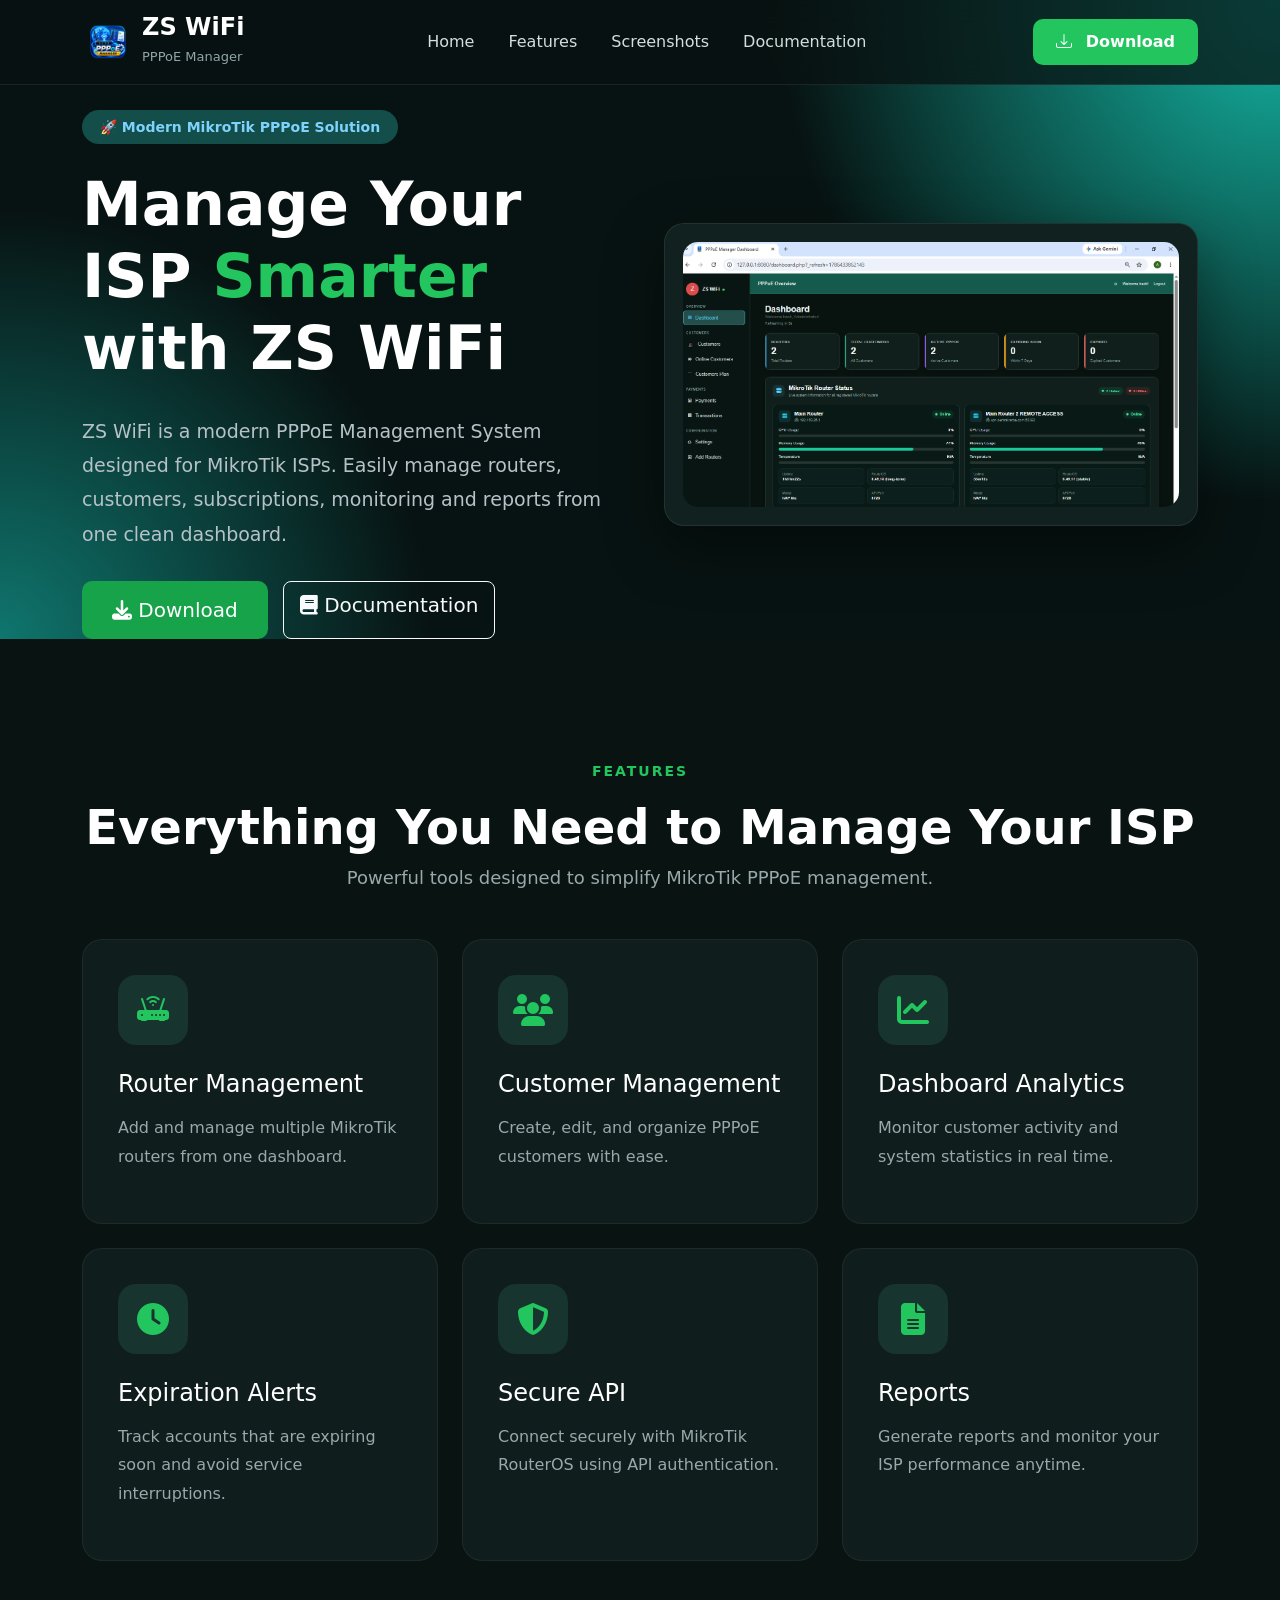
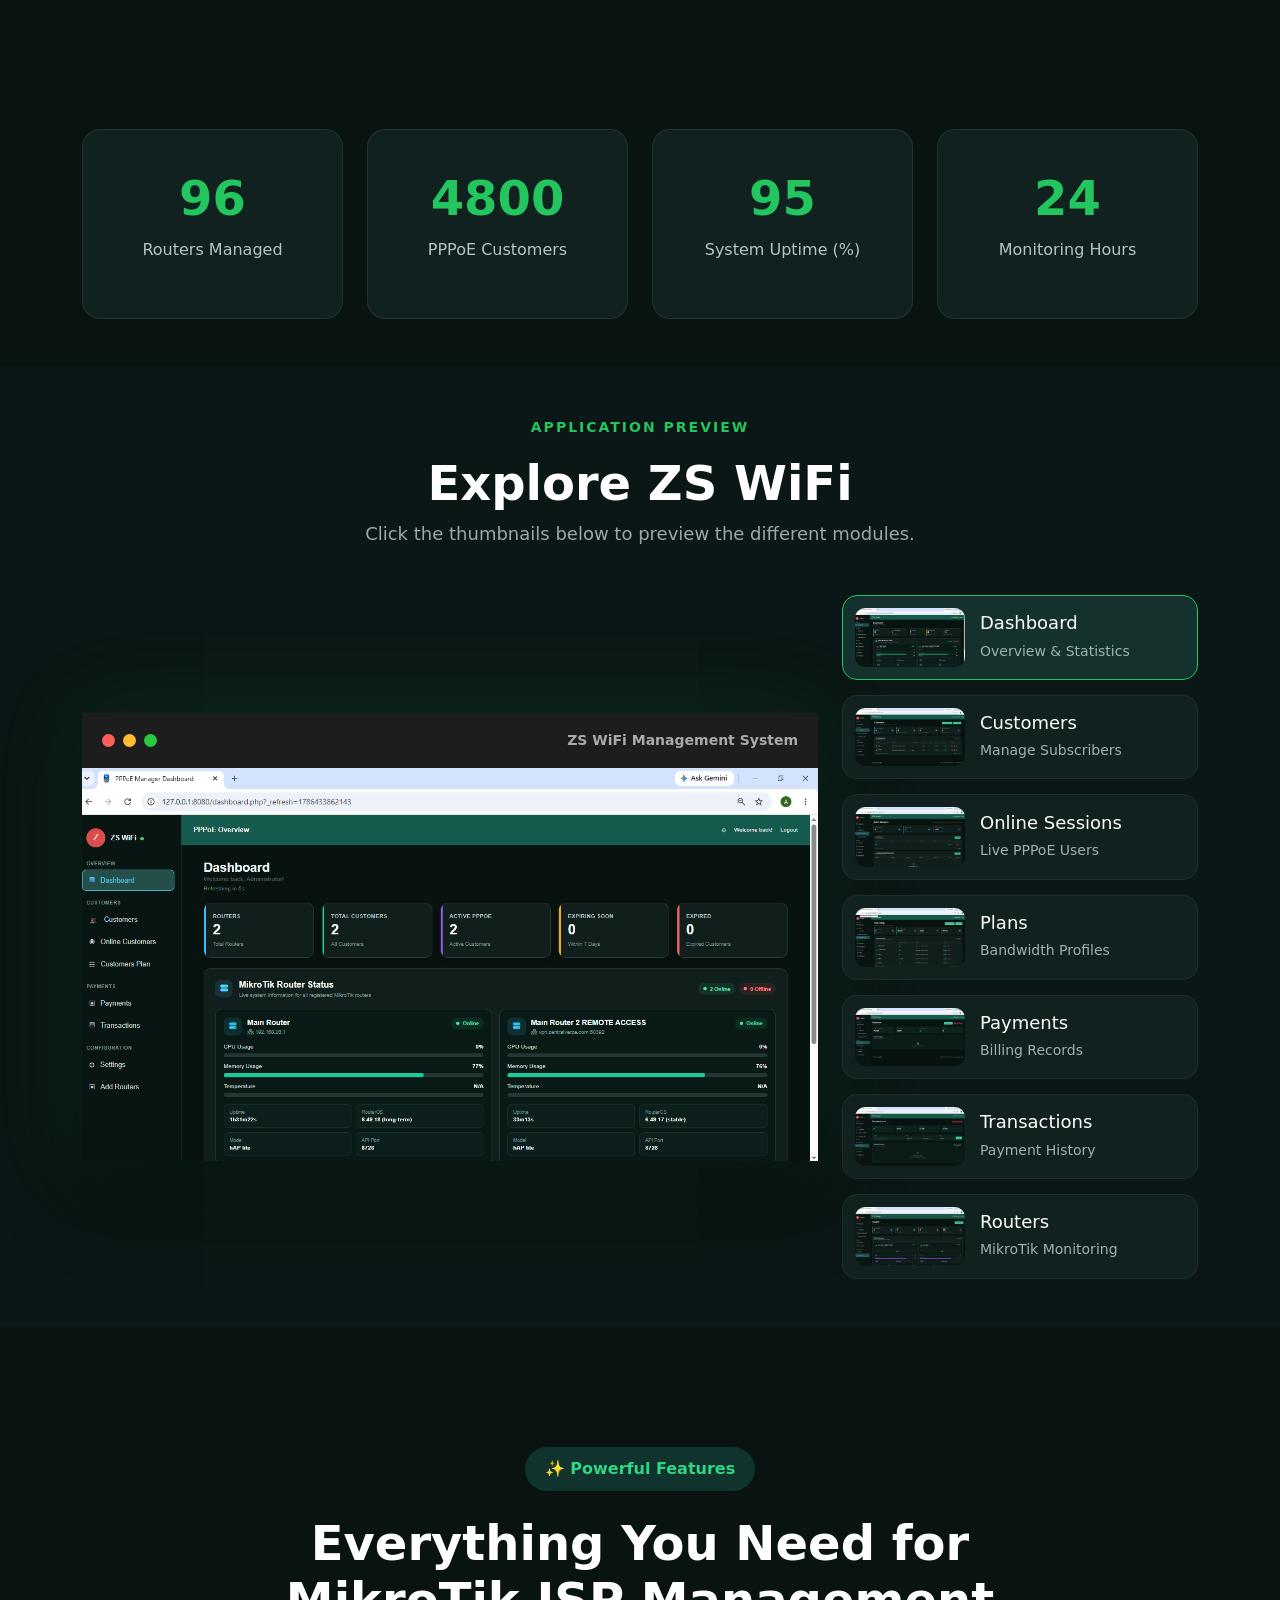
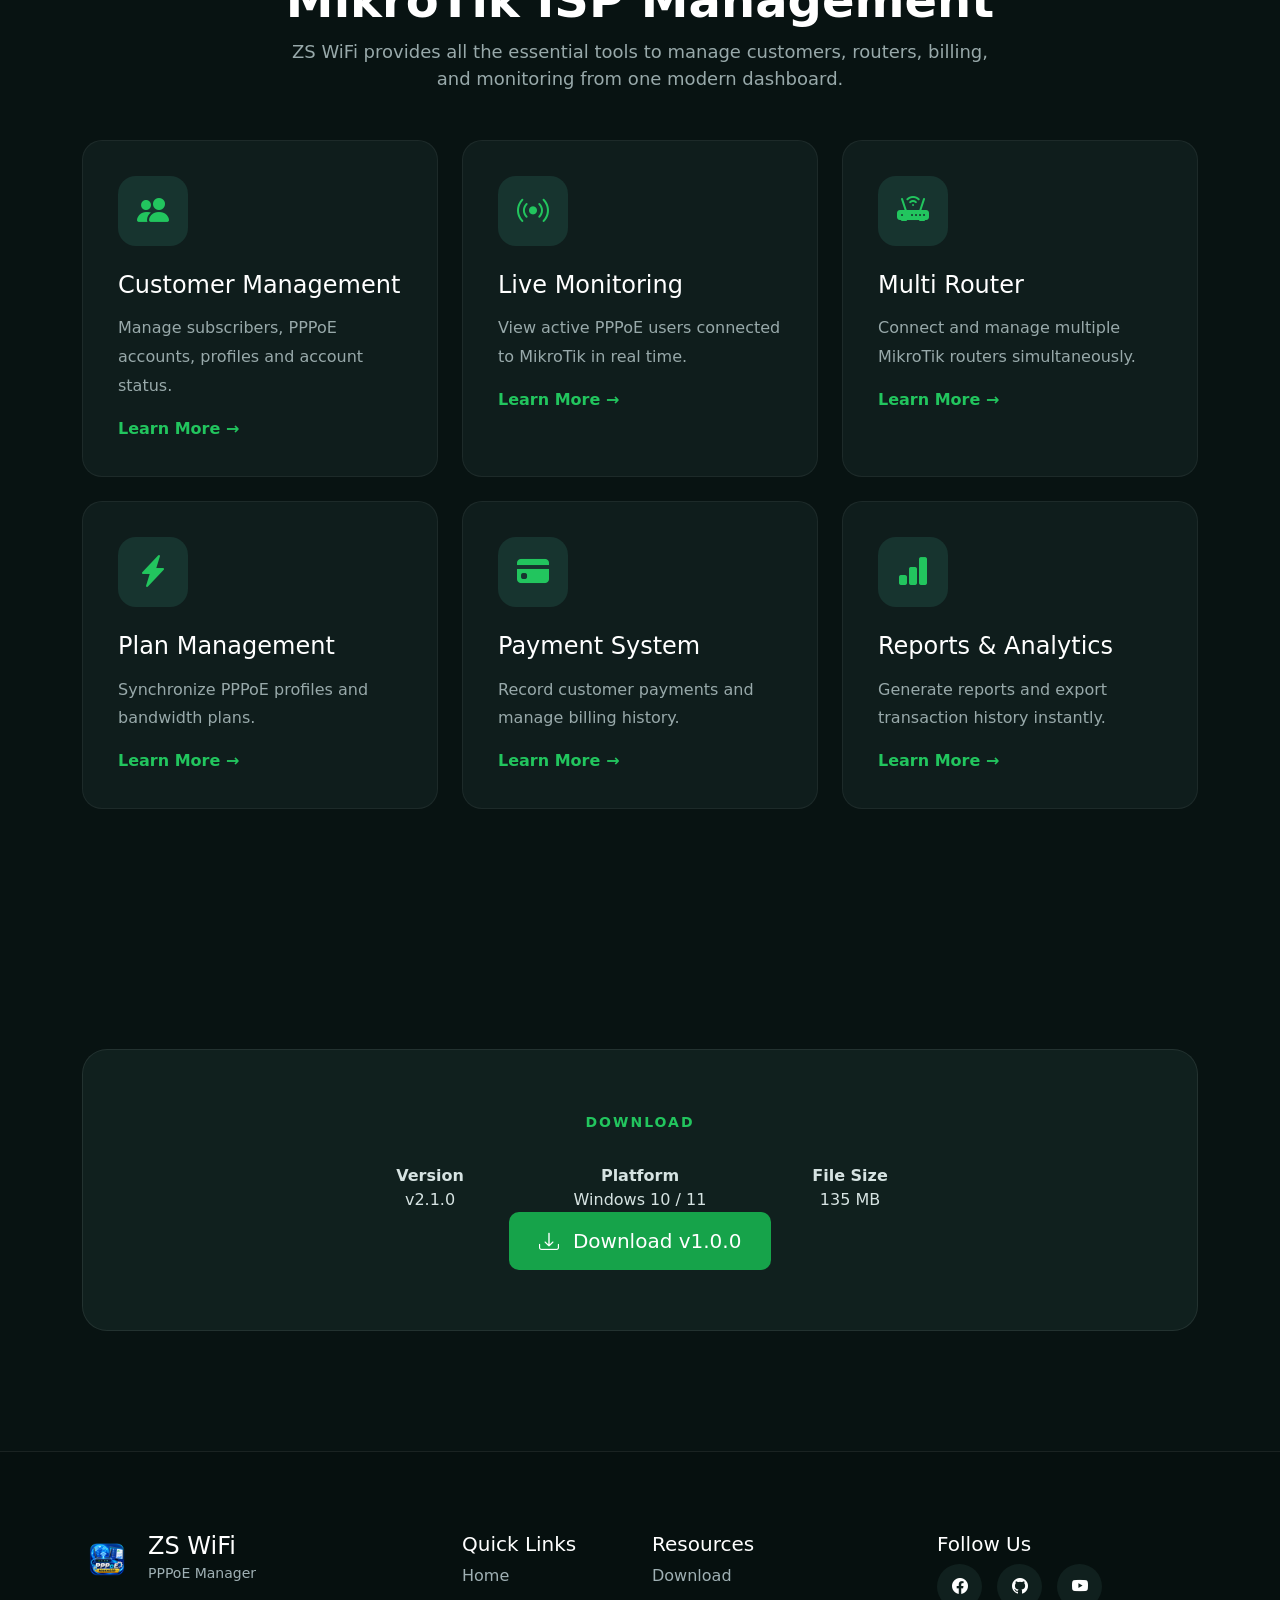
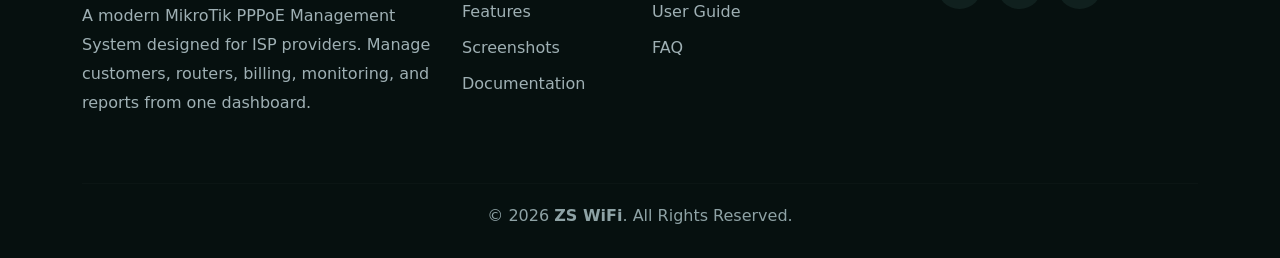
<file: index.html>
<!DOCTYPE html>
<html lang="en">
<head>
    <meta charset="UTF-8">
    <meta name="viewport" content="width=device-width, initial-scale=1.0">
<meta name="description" content="ZS WiFi - Modern MikroTik PPPoE Management System for ISP Providers.">

<meta name="keywords" content="MikroTik, PPPoE, ISP, RouterOS, Billing System">

<meta name="author" content="ZS WiFi">

<meta property="og:title" content="ZS WiFi">

<meta property="og:description" content="Modern MikroTik PPPoE Management System">

<meta property="og:image" content="images/dashboard.png">
    <title>ZS WiFi - PPPoE Manager</title>

    <!-- Bootstrap -->
    <link href="https://cdn.jsdelivr.net/npm/bootstrap@5.3.7/dist/css/bootstrap.min.css" rel="stylesheet">

    <!-- Font Awesome -->
    <link rel="stylesheet"
    href="https://cdnjs.cloudflare.com/ajax/libs/font-awesome/6.7.2/css/all.min.css">
<link rel="stylesheet" href="https://cdn.jsdelivr.net/npm/bootstrap-icons@1.11.3/font/bootstrap-icons.min.css">
<link rel="stylesheet" href="https://cdnjs.cloudflare.com/ajax/libs/font-awesome/6.7.2/css/all.min.css">    
<!-- CSS -->
    <link rel="stylesheet" href="css/style.css">
<link rel="icon" type="image/x-icon" href="images/logo.ico">
</head>
<body>

<!-- Navbar -->
<nav class="navbar navbar-expand-lg fixed-top custom-navbar">
    <div class="container">

        <!-- Logo -->
        <a class="navbar-brand d-flex align-items-center" href="#">
            <img src="images/logo.ico" alt="ZS WiFi" class="logo">
            <div class="ms-2">
                <div class="brand-title">ZS WiFi</div>
                <small class="brand-subtitle">PPPoE Manager</small>
            </div>
        </a>

        <!-- Mobile Button -->
        <button class="navbar-toggler border-0" type="button"
            data-bs-toggle="collapse"
            data-bs-target="#navbarNav">

            <i class="bi bi-list text-white fs-2"></i>

        </button>

        <!-- Menu -->
        <div class="collapse navbar-collapse" id="navbarNav">

            <ul class="navbar-nav mx-auto">

                <li class="nav-item">
                    <a class="nav-link active" href="#home">Home</a>
                </li>

                <li class="nav-item">
                    <a class="nav-link" href="#features">Features</a>
                </li>

                <li class="nav-item">
                    <a class="nav-link" href="#showcase">Screenshots</a>
                </li>

                <li class="nav-item">
                    <a class="nav-link" href="docs.html">Documentation</a>
                </li>

            </ul>

            <a href="#download" class="btn btn-download">
                <i class="bi bi-download me-2"></i>
                Download
            </a>

        </div>

    </div>
</nav>

<!-- Hero -->

<!-- ================= HERO ================= -->
<section class="hero" id="home">

    <div class="container">

        <div class="row align-items-center g-5">

            <!-- LEFT -->
            <div class="col-lg-6">

                <span class="badge hero-badge">
                    🚀 Modern MikroTik PPPoE Solution
                </span>

                <h1 class="hero-title mt-4">
                    Manage Your ISP
                    <span>Smarter</span>
                    with ZS WiFi
                </h1>

                <p class="hero-text">

                    ZS WiFi is a modern PPPoE Management System
                    designed for MikroTik ISPs.

                    Easily manage routers, customers,
                    subscriptions, monitoring and reports
                    from one clean dashboard.

                </p>

                <div class="hero-buttons">

                    <a href="#download" class="btn btn-success btn-lg">
                        <i class="fa-solid fa-download"></i>
                        Download
                    </a>

                    <a href="docs.html" class="btn btn-outline-light btn-lg">

                        <i class="fa-solid fa-book"></i>

                        Documentation

                    </a>

                </div>

            </div>

            <!-- RIGHT -->

            <div class="col-lg-6">

                <div class="dashboard-card">

                    <img src="images/dashboard.png"
                        class="img-fluid">

                </div>

            </div>

        </div>

    </div>

</section>

<!-- ================= FEATURES ================= -->

<section class="features-section" id="features">

    <div class="container">

        <div class="text-center mb-5">

            <span class="section-tag">FEATURES</span>

            <h2 class="section-title mt-3">
                Everything You Need to Manage Your ISP
            </h2>

            <p class="section-subtitle">
                Powerful tools designed to simplify MikroTik PPPoE management.
            </p>

        </div>

        <div class="row g-4">

            <div class="col-md-6 col-lg-4">
                <div class="feature-card reveal">
                    <i class="bi bi-router-fill feature-icon"></i>
                    <h4>Router Management</h4>
                    <p>Add and manage multiple MikroTik routers from one dashboard.</p>
                </div>
            </div>

            <div class="col-md-6 col-lg-4">
                <div class="feature-card reveal">
                    <i class="fa-solid fa-users feature-icon"></i>
                    <h4>Customer Management</h4>
                    <p>Create, edit, and organize PPPoE customers with ease.</p>
                </div>
            </div>

            <div class="col-md-6 col-lg-4">
                <div class="feature-card reveal">
                    <i class="fa-solid fa-chart-line feature-icon"></i>
                    <h4>Dashboard Analytics</h4>
                    <p>Monitor customer activity and system statistics in real time.</p>
                </div>
            </div>

            <div class="col-md-6 col-lg-4">
                <div class="feature-card reveal">
                    <i class="fa-solid fa-clock feature-icon"></i>
                    <h4>Expiration Alerts</h4>
                    <p>Track accounts that are expiring soon and avoid service interruptions.</p>
                </div>
            </div>

            <div class="col-md-6 col-lg-4">
                <div class="feature-card reveal">
                    <i class="fa-solid fa-shield-halved feature-icon"></i>
                    <h4>Secure API</h4>
                    <p>Connect securely with MikroTik RouterOS using API authentication.</p>
                </div>
            </div>

            <div class="col-md-6 col-lg-4">
                <div class="feature-card reveal">
                    <i class="fa-solid fa-file-lines feature-icon"></i>
                    <h4>Reports</h4>
                    <p>Generate reports and monitor your ISP performance anytime.</p>
                </div>
            </div>

        </div>

    </div>

</section>
<!-- ================= STATISTICS ================= -->

<section class="stats py-5">

    <div class="container">

        <div class="row text-center g-4">

            <div class="col-md-3">
                <div class="stat-card">
                    <h2 class="counter" data-target="100">0</h2>
                    <p>Routers Managed</p>
                </div>
            </div>

            <div class="col-md-3">
                <div class="stat-card">
                    <h2 class="counter" data-target="5000">0</h2>
                    <p>PPPoE Customers</p>
                </div>
            </div>

            <div class="col-md-3">
                <div class="stat-card">
                    <h2 class="counter" data-target="99">0</h2>
                    <p>System Uptime (%)</p>
                </div>
            </div>

            <div class="col-md-3">
                <div class="stat-card">
                    <h2 class="counter" data-target="24">0</h2>
                    <p>Monitoring Hours</p>
                </div>
            </div>

        </div>

    </div>

</section>

<!-- ================= SHOWCASE ================= -->
<section id="showcase" class="showcase py-5">

    <div class="container">

        <div class="text-center mb-5">
            <span class="section-tag">APPLICATION PREVIEW</span>

            <h2 class="section-title mt-3">
                Explore ZS WiFi
            </h2>

            <p class="section-subtitle">
                Click the thumbnails below to preview the different modules.
            </p>
        </div>

        <div class="row align-items-center">

            <div class="col-lg-8">

<div class="browser-window">

    <div class="browser-top">

        <div class="browser-buttons">

            <span class="red"></span>
            <span class="yellow"></span>
            <span class="green"></span>

        </div>

        <div class="browser-title">
            ZS WiFi Management System
        </div>

    </div>

    <div class="browser-body">

        <img
            id="mainPreview"
            src="images/dashboard.png"
            class="img-fluid">

    </div>

</div>

            </div>

            <div class="col-lg-4">

               <div class="thumb-list">

    <div class="thumb-item active"
        onclick="changePreview(this,'images/dashboard.png')">

        <img src="images/dashboard.png">

        <div class="thumb-info">
            <h6>Dashboard</h6>
            <small>Overview & Statistics</small>
        </div>

    </div>

    <div class="thumb-item"
        onclick="changePreview(this,'images/customers.png')">

        <img src="images/customers.png">

        <div class="thumb-info">
            <h6>Customers</h6>
            <small>Manage Subscribers</small>
        </div>

    </div>

    <div class="thumb-item"
        onclick="changePreview(this,'images/online-customers.png')">

        <img src="images/online-customers.png">

        <div class="thumb-info">
            <h6>Online Sessions</h6>
            <small>Live PPPoE Users</small>
        </div>

    </div>

    <div class="thumb-item"
        onclick="changePreview(this,'images/plans.png')">

        <img src="images/plans.png">

        <div class="thumb-info">
            <h6>Plans</h6>
            <small>Bandwidth Profiles</small>
        </div>

    </div>

    <div class="thumb-item"
        onclick="changePreview(this,'images/payments.png')">

        <img src="images/payments.png">

        <div class="thumb-info">
            <h6>Payments</h6>
            <small>Billing Records</small>
        </div>

    </div>

    <div class="thumb-item"
        onclick="changePreview(this,'images/transactions.png')">

        <img src="images/transactions.png">

        <div class="thumb-info">
            <h6>Transactions</h6>
            <small>Payment History</small>
        </div>

    </div>

    <div class="thumb-item"
        onclick="changePreview(this,'images/routers.png')">

        <img src="images/routers.png">

        <div class="thumb-info">
            <h6>Routers</h6>
            <small>MikroTik Monitoring</small>
        </div>

    </div>

</div>

    </div>

</section>
<!-- ================= FEATURES ================= -->
<section class="features-section" id="features">

    <div class="container">

        <div class="text-center mb-5">

            <span class="section-badge">
                ✨ Powerful Features
            </span>

            <h2 class="section-title mt-4">
                Everything You Need for<br>
                MikroTik ISP Management
            </h2>

            <p class="section-subtitle">
                ZS WiFi provides all the essential tools to manage customers,
                routers, billing, and monitoring from one modern dashboard.
            </p>

        </div>

        <div class="row g-4">

            <!-- Card 1 -->
            <div class="col-lg-4 col-md-6">

                <div class="feature-card reveal">

                    <div class="feature-icon">
                        <i class="bi bi-people-fill"></i>
                    </div>

                    <h4>Customer Management</h4>

                    <p>
                        Manage subscribers, PPPoE accounts,
                        profiles and account status.
                    </p>

                    <a href="#showcase">
                        Learn More →
                    </a>

                </div>

            </div>

            <!-- Card 2 -->

            <div class="col-lg-4 col-md-6">

                <div class="feature-card reveal">

                    <div class="feature-icon">

                        <i class="bi bi-broadcast"></i>

                    </div>

                    <h4>Live Monitoring</h4>

                    <p>

                        View active PPPoE users
                        connected to MikroTik in real time.

                    </p>

                    <a href="#showcase">

                        Learn More →

                    </a>

                </div>

            </div>

            <!-- Card 3 -->

            <div class="col-lg-4 col-md-6">

                <div class="feature-card">

                    <div class="feature-icon">

                        <i class="bi bi-router-fill"></i>

                    </div>

                    <h4>Multi Router</h4>

                    <p>

                        Connect and manage multiple
                        MikroTik routers simultaneously.

                    </p>

                    <a href="#showcase">

                        Learn More →

                    </a>

                </div>

            </div>

            <!-- Card 4 -->

            <div class="col-lg-4 col-md-6">

                <div class="feature-card">

                    <div class="feature-icon">

                        <i class="bi bi-lightning-charge-fill"></i>

                    </div>

                    <h4>Plan Management</h4>

                    <p>

                        Synchronize PPPoE profiles
                        and bandwidth plans.

                    </p>

                    <a href="#showcase">

                        Learn More →

                    </a>

                </div>

            </div>

            <!-- Card 5 -->

            <div class="col-lg-4 col-md-6">

                <div class="feature-card">

                    <div class="feature-icon">

                        <i class="bi bi-credit-card-fill"></i>

                    </div>

                    <h4>Payment System</h4>

                    <p>

                        Record customer payments
                        and manage billing history.

                    </p>

<a href="#showcase">

    Learn More

    <span>→</span>

</a>

                </div>

            </div>

            <!-- Card 6 -->

            <div class="col-lg-4 col-md-6">

                <div class="feature-card">

                    <div class="feature-icon">

                        <i class="bi bi-bar-chart-fill"></i>

                    </div>

                    <h4>Reports & Analytics</h4>

                    <p>

                        Generate reports and export
                        transaction history instantly.

                    </p>

                    <a href="#showcase">

                        Learn More →

                    </a>

                </div>

            </div>

        </div>

    </div>

</section>
            <!-- ================= DOWNLOAD ================= -->
<section id="download" class="download-section">

    <div class="container">

        <div class="download-box text-center">

            <span class="section-tag">
               DOWNLOAD 
            </span>

            <div class="download-info">

                <div>
                    <strong>Version</strong><br>
                    v2.1.0
                </div>

                <div>
                    <strong>Platform</strong><br>
                    Windows 10 / 11
                </div>

                <div>
                    <strong>File Size</strong><br>
                    135 MB
                </div>

            </div>

<a href="https://github.com/ZSultan-Karim/zswifi/releases/latest"
   class="btn btn-success btn-lg"
   target="_blank">

    <i class="bi bi-download me-2"></i>

    Download v1.0.0

</a>

        </div>

    </div>

</section>
<!-- ================= FOOTER ================= -->
<footer class="footer">

    <div class="container">

        <div class="row gy-5">

            <!-- About -->
            <div class="col-lg-4">

                <div class="d-flex align-items-center mb-3">
                    <img src="images/logo.ico" class="footer-logo me-3" alt="ZS WiFi">
                    <div>
                        <h4 class="mb-0">ZS WiFi</h4>
                        <small>PPPoE Manager</small>
                    </div>
                </div>

                <p>
                    A modern MikroTik PPPoE Management System designed for
                    ISP providers. Manage customers, routers, billing,
                    monitoring, and reports from one dashboard.
                </p>

            </div>

            <!-- Quick Links -->
            <div class="col-lg-2 col-md-4">

                <h5>Quick Links</h5>

                <ul class="footer-links">

                    <li><a href="#home">Home</a></li>
                    <li><a href="#features">Features</a></li>
                    <li><a href="#showcase">Screenshots</a></li>
                    <li><a href="docs.html">Documentation</a></li>

                </ul>

            </div>

            <!-- Resources -->
            <div class="col-lg-3 col-md-4">

                <h5>Resources</h5>

                <ul class="footer-links">

                    <li><a href="#download">Download</a></li>
                    <li><a href="docs.html">User Guide</a></li>
                    <li><a href="docs.html#faq">FAQ</a></li>

                </ul>

            </div>

            <!-- Social -->
            <div class="col-lg-3 col-md-4">

                <h5>Follow Us</h5>

                <div class="social-icons">

                    <a href="https://www.facebook.com/ZSultanKarim/"><i class="bi bi-facebook"></i></a>
                    <a href="#"><i class="bi bi-github"></i></a>
                    <a href="https://www.youtube.com/@sassapreprint"><i class="bi bi-youtube"></i></a>

                </div>

            </div>

        </div>

        <hr>

        <div class="footer-bottom">

            © 2026 <strong>ZS WiFi</strong>. All Rights Reserved.

        </div>

    </div>

</footer>
<script src="js/script.js"></script>
<script src="https://cdn.jsdelivr.net/npm/bootstrap@5.3.7/dist/js/bootstrap.bundle.min.js"></script>

</body>
</html>
</file>
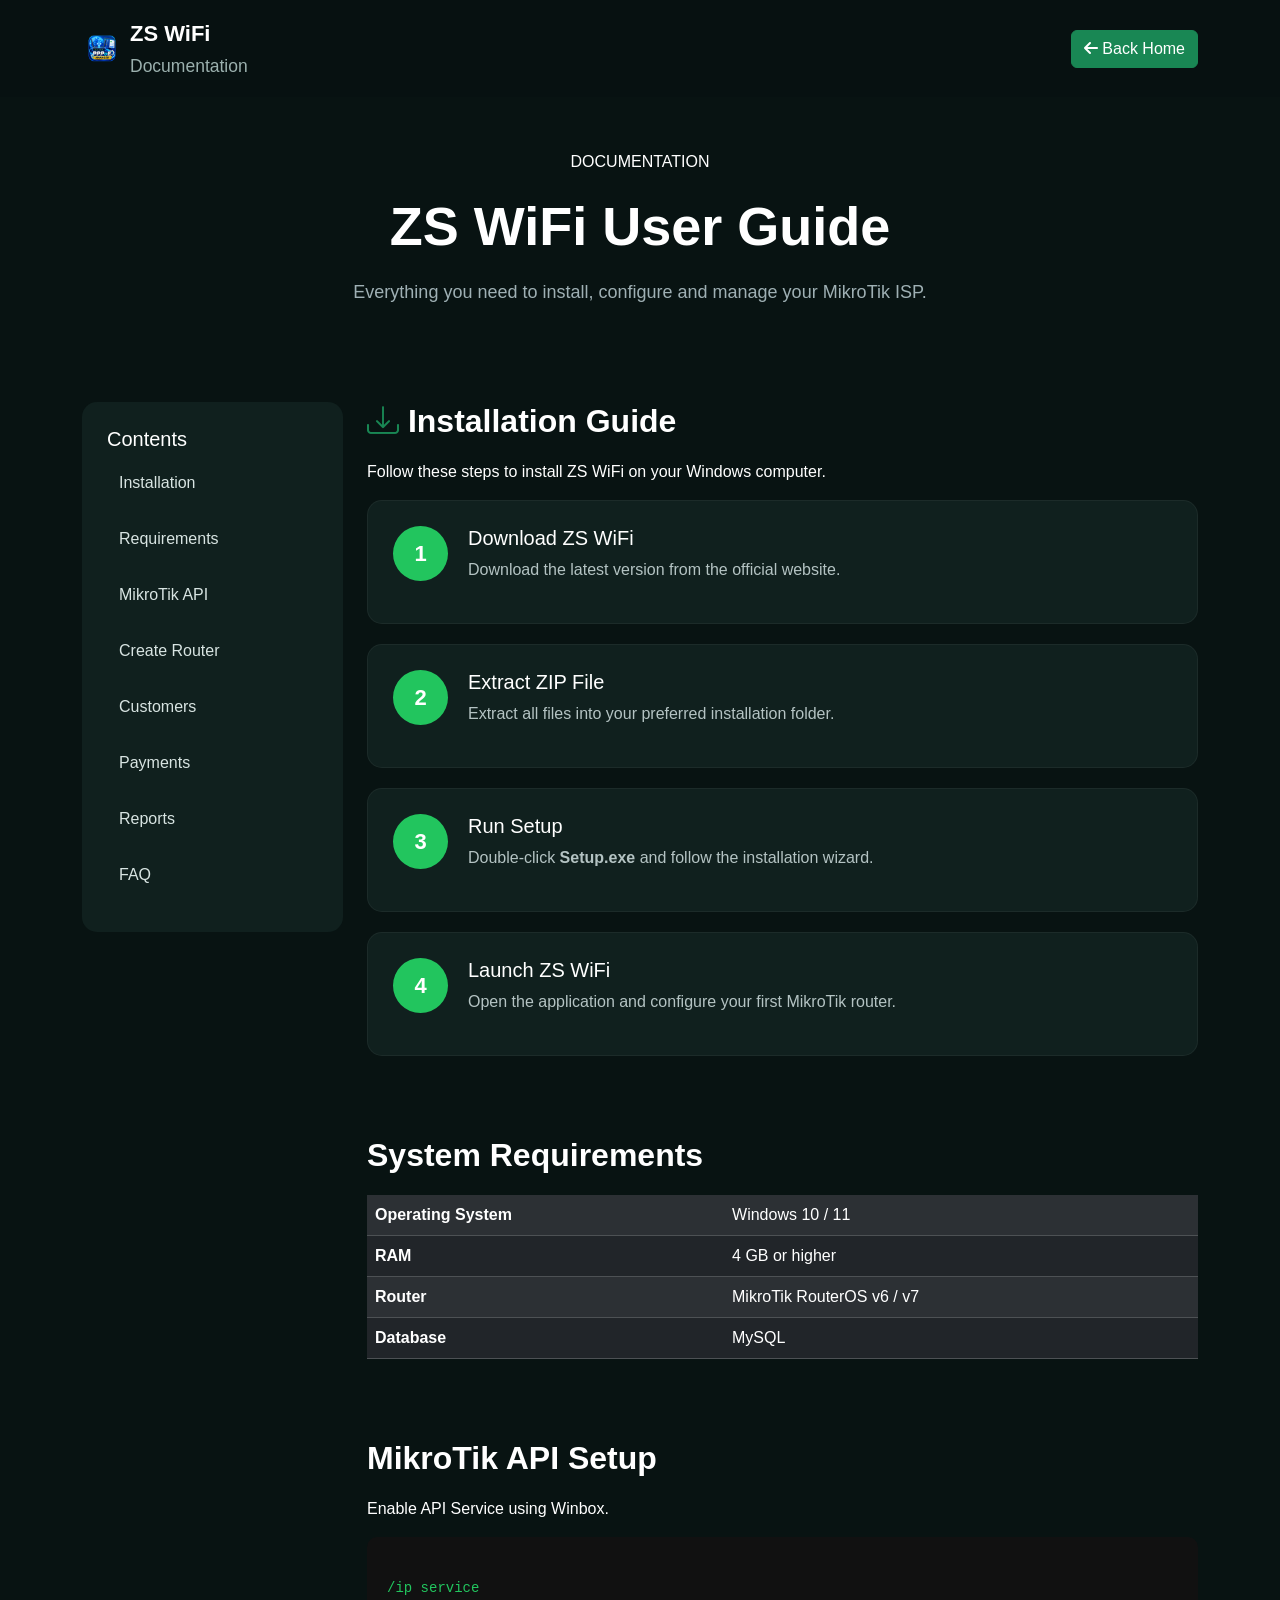
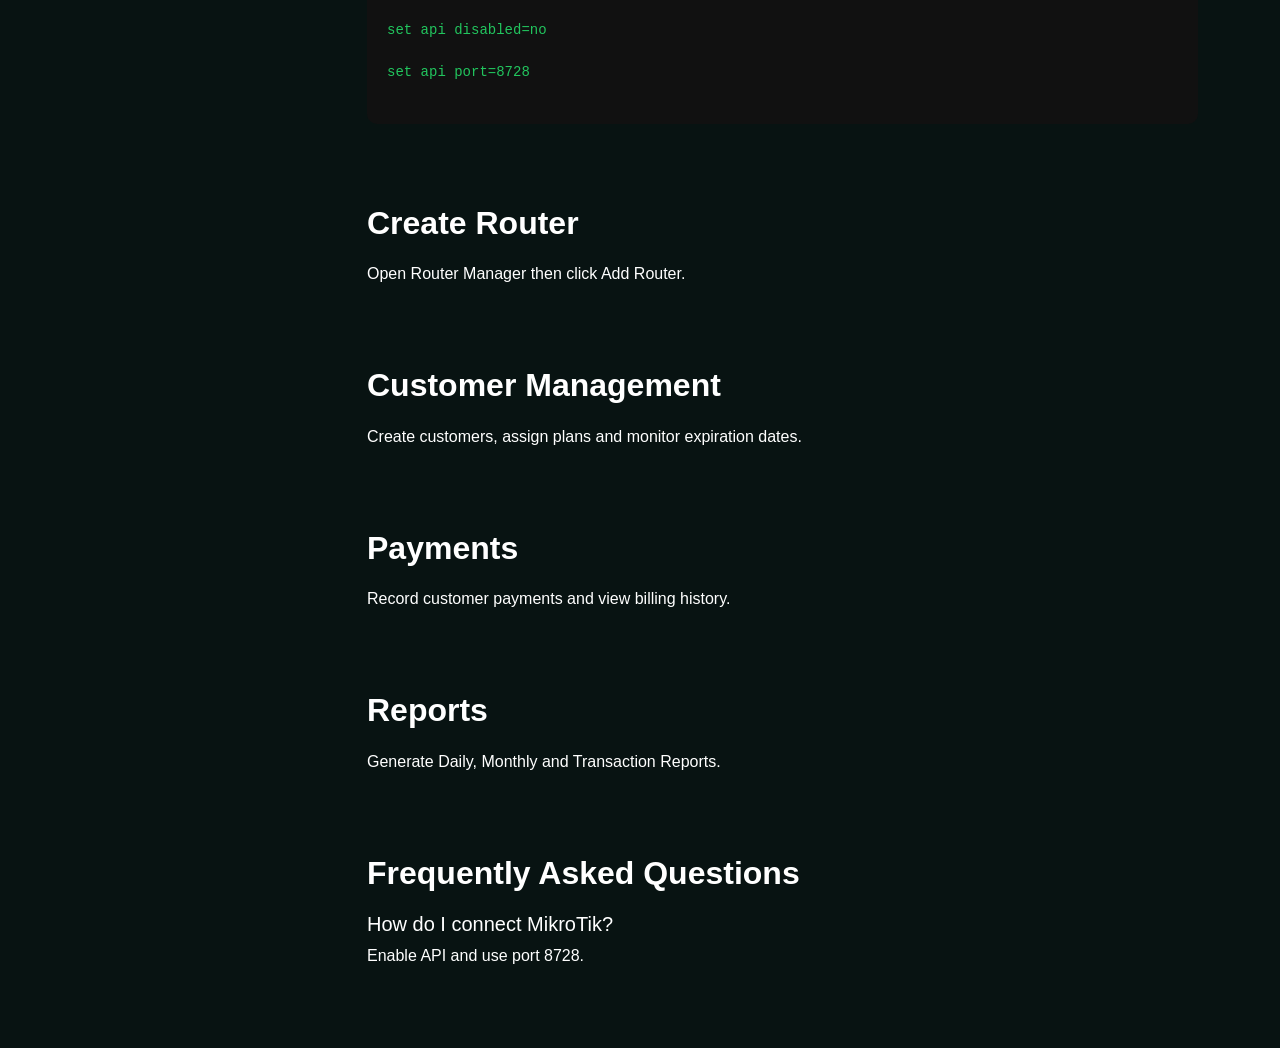
<file: docs.html>
<!DOCTYPE html>
<html lang="en">
<head>

<meta charset="UTF-8">
<meta name="viewport" content="width=device-width, initial-scale=1.0">

<title>ZS WiFi Documentation</title>

<link href="https://cdn.jsdelivr.net/npm/bootstrap@5.3.7/dist/css/bootstrap.min.css" rel="stylesheet">

<link rel="stylesheet"
href="https://cdnjs.cloudflare.com/ajax/libs/font-awesome/6.7.2/css/all.min.css">

<link rel="stylesheet"
href="https://cdn.jsdelivr.net/npm/bootstrap-icons@1.11.3/font/bootstrap-icons.min.css">

<link rel="stylesheet" href="css/docs.css">

<link rel="icon" href="images/logo.ico">

</head>

<body>

<!-- NAVBAR -->

<nav class="navbar navbar-expand-lg fixed-top custom-navbar">

<div class="container">

<a class="navbar-brand d-flex align-items-center"
href="index.html">

<img src="images/logo.ico" class="logo">

<div class="ms-2">

<div class="brand-title">
ZS WiFi
</div>

<small class="brand-subtitle">

Documentation

</small>

</div>

</a>

<div class="ms-auto">

<a href="index.html"
class="btn btn-success">

<i class="fa fa-arrow-left"></i>

Back Home

</a>

</div>

</div>

</nav>

<!-- HERO -->

<section class="docs-hero">

<div class="container text-center">

<span class="section-tag">

DOCUMENTATION

</span>

<h1>

ZS WiFi User Guide

</h1>

<p>

Everything you need to install,
configure and manage your MikroTik ISP.

</p>

</div>

</section>

<!-- CONTENT -->

<div class="container">

<div class="row">

<!-- SIDEBAR -->

<div class="col-lg-3">

<div class="docs-sidebar">

<h5>

Contents

</h5>

<a href="#install">Installation</a>

<a href="#requirements">Requirements</a>

<a href="#api">MikroTik API</a>

<a href="#router">Create Router</a>

<a href="#customers">Customers</a>

<a href="#payments">Payments</a>

<a href="#reports">Reports</a>

<a href="#faq">FAQ</a>

</div>

</div>

<!-- MAIN -->

<div class="col-lg-9">

<section id="install" class="doc-section">

    <h2>
        <i class="bi bi-download text-success"></i>
        Installation Guide
    </h2>

    <p>
        Follow these steps to install ZS WiFi on your Windows computer.
    </p>

    <div class="step-card">

        <div class="step-number">1</div>

        <div class="step-content">

            <h5>Download ZS WiFi</h5>

            <p>
                Download the latest version from the official website.
            </p>

        </div>

    </div>

    <div class="step-card">

        <div class="step-number">2</div>

        <div class="step-content">

            <h5>Extract ZIP File</h5>

            <p>
                Extract all files into your preferred installation folder.
            </p>

        </div>

    </div>

    <div class="step-card">

        <div class="step-number">3</div>

        <div class="step-content">

            <h5>Run Setup</h5>

            <p>
                Double-click <strong>Setup.exe</strong> and follow the installation wizard.
            </p>

        </div>

    </div>

    <div class="step-card">

        <div class="step-number">4</div>

        <div class="step-content">

            <h5>Launch ZS WiFi</h5>

            <p>
                Open the application and configure your first MikroTik router.
            </p>

        </div>

    </div>

</section>

<section id="requirements" class="doc-section">

<h2>

System Requirements

</h2>

<table class="table table-dark table-striped">

<tr>

<th>Operating System</th>

<td>Windows 10 / 11</td>

</tr>

<tr>

<th>RAM</th>

<td>4 GB or higher</td>

</tr>

<tr>

<th>Router</th>

<td>MikroTik RouterOS v6 / v7</td>

</tr>

<tr>

<th>Database</th>

<td>MySQL</td>

</tr>

</table>

</section>

<section id="api" class="doc-section">

<h2>

MikroTik API Setup

</h2>

<p>

Enable API Service using Winbox.

</p>

<pre>

/ip service

set api disabled=no

set api port=8728

</pre>

</section>

<section id="router" class="doc-section">

<h2>

Create Router

</h2>

<p>

Open Router Manager then click
Add Router.

</p>

</section>

<section id="customers" class="doc-section">

<h2>

Customer Management

</h2>

<p>

Create customers, assign plans and
monitor expiration dates.

</p>

</section>

<section id="payments" class="doc-section">

<h2>

Payments

</h2>

<p>

Record customer payments and
view billing history.

</p>

</section>

<section id="reports" class="doc-section">

<h2>

Reports

</h2>

<p>

Generate Daily, Monthly and
Transaction Reports.

</p>

</section>

<section id="faq" class="doc-section">

<h2>

Frequently Asked Questions

</h2>

<h5>

How do I connect MikroTik?

</h5>

<p>

Enable API and use port 8728.

</p>

</section>

</div>

</div>

</div>

<script src="https://cdn.jsdelivr.net/npm/bootstrap@5.3.7/dist/js/bootstrap.bundle.min.js"></script>

</body>

</html>
</file>
<file: css/style.css>
/* ================= NAVBAR ================= */

.custom-navbar{

    background:rgba(8,18,18,.72);

    backdrop-filter:blur(18px);

    border-bottom:1px solid rgba(255,255,255,.08);

    padding:14px 0;

    transition:.3s;

}
.custom-navbar{

padding:10px 0;

}

.logo{

    width:42px;

    border-radius:10px;

}

.brand-title{

    color:#fff;

    font-size:24px;

    font-weight:700;

    line-height:1;

}

.brand-subtitle{

    color:#8fa7a8;

    font-size:13px;

}

.navbar-nav{

    gap:18px;

}

.nav-link{

    color:#d3dede !important;

    font-weight:500;

    transition:.3s;

}

.nav-link:hover{

    color:#22c55e !important;

}

.btn-download{

    background:#22c55e;

    color:white;

    border-radius:10px;

    padding:10px 22px;

    font-weight:600;

}

.btn-download:hover{

    background:#16a34a;

    color:white;

}
/* ===========================
   HERO
=========================== */
header{
    position: fixed;
    top: 0;
    width: 100%;
    z-index: 1000;

    background: rgba(8,18,18,.75);
    backdrop-filter: blur(18px);

    border-bottom: 1px solid rgba(255,255,255,.08);
}

.hero{
    padding-top:110px;
}
.hero{

background:
radial-gradient(circle at top right,#14b8a6 0%,transparent 35%),
radial-gradient(circle at bottom left,#0f766e 0%,transparent 30%),
#071312;

}

.hero-badge{

    background:#134e4a;

    color:#7dd3fc;

    padding:10px 18px;

    border-radius:50px;

    font-size:14px;

}


.hero-title{

    font-size:60px;

    font-weight:800;

    line-height:1.2;

    margin-top:20px;

}

.hero-title span{

    color:#22c55e;

}
.hero-title{

    color:white;

}

.hero-title span{

    color:#22c55e;

}

.hero-text{

    color:#b6c2c8;

    font-size:19px;

    margin:30px 0;

    line-height:1.8;

}

.hero-buttons{

    display:flex;

    gap:15px;

    flex-wrap:wrap;

}

.dashboard-card{

    background:#10211f;

    padding:18px;

    border-radius:20px;

    border:1px solid rgba(255,255,255,.08);

    box-shadow:
    0 20px 60px rgba(0,0,0,.45);

    transition:.35s;

}

.dashboard-card:hover{

    transform:translateY(-8px);

}

.dashboard-card img{

    border-radius:15px;

}
.navbar{

    background:rgba(8,18,18,.75);

    backdrop-filter:blur(15px);

}
.navbar-brand img{

    width:52px;

}
.navbar-brand strong{

    font-size:26px;

}
.btn-success{

    background:#16a34a;

    border:none;

    padding:14px 30px;

    border-radius:10px;

}

.btn-success:hover{

    background:#15803d;

}
/* ===========================
   FEATURES
=========================== */

.features{

    background:#0b1716;

    padding:90px 0;

}

.section-tag{

    color:#22c55e;

    font-size:14px;

    letter-spacing:2px;

    font-weight:600;

}

.section-title{

    font-size:42px;

    font-weight:700;

}

.section-subtitle{

    color:#9aa6ac;

    max-width:650px;

    margin:auto;

}

.feature-card{

    background:#11211f;

    border:1px solid rgba(255,255,255,.08);

    border-radius:18px;

    padding:35px;

    height:100%;

    transition:.3s;

}

.feature-card:hover{

    transform:translateY(-10px);

    border-color:#22c55e;

    box-shadow:0 20px 40px rgba(0,0,0,.35);

}

.feature-icon{

    font-size:42px;

    color:#22c55e;

    margin-bottom:20px;

}

.feature-card h4{

    margin-bottom:15px;

}

.feature-card p{

    color:#b6c2c8;

    line-height:1.7;

}
/* ===========================
   STATISTICS
=========================== */

.stats{

    background:#081312;

    padding:90px 0;

}

.stat-card{

    background:#10211f;

    border:1px solid rgba(255,255,255,.08);

    border-radius:18px;

    padding:40px 20px;

    transition:.3s;

}

.stat-card:hover{

    transform:translateY(-8px);

    border-color:#22c55e;

}

.stat-card h2{

    font-size:48px;

    color:#22c55e;

    font-weight:700;

}

.stat-card p{

    color:#b6c2c8;

    margin-top:10px;

}
.showcase{

padding:100px 0;

background:#081312;

}

.showcase-image{

border-radius:18px;

box-shadow:0 20px 60px rgba(0,0,0,.45);

transition:.4s;

}

.showcase-image:hover{

transform:scale(1.02);

}

.feature-list{

list-style:none;

padding:0;

margin-top:25px;

}

.feature-list li{

margin-bottom:15px;

font-size:18px;

color:#cdd6d8;

}
.showcase{

    background:#0b1716;

    padding:100px 0;

}

.preview-card{

    background:#10211f;

    padding:15px;

    border-radius:20px;

    border:1px solid rgba(255,255,255,.08);

}

.preview-card img{

    width:100%;

    border-radius:15px;

    transition:.3s;

}

.thumb-list{

    display:flex;
    flex-direction:column;
    gap:15px;

}

.thumb-item{

    display:flex;
    align-items:center;

    gap:15px;

    background:#11211f;

    border:1px solid rgba(255,255,255,.06);

    padding:12px;

    border-radius:15px;

    cursor:pointer;

    transition:.3s;

}

.thumb-item:hover{

    transform:translateX(8px);

    border-color:#22c55e;

}

.thumb-item.active{

    border-color:#22c55e;

    background:#14312d;

}

.thumb-item img{

    width:110px;

    border-radius:10px;

}

.thumb-info{

    flex:1;

}

.thumb-info h6{

    color:white;

    margin-bottom:5px;

    font-size:18px;

}

.thumb-info small{

    color:#9fb0b4;

}
/* Browser Window */

.browser-window{

box-shadow:

0 30px 80px rgba(0,0,0,.45),

0 0 80px rgba(34,197,94,.15);

}

.browser-top{

    background:#1d1d1d;

    height:55px;

    display:flex;

    align-items:center;

    justify-content:space-between;

    padding:0 20px;

}

.browser-buttons{

    display:flex;

    gap:8px;

}

.browser-buttons span{

    width:13px;

    height:13px;

    border-radius:50%;

    display:block;

}

.red{

    background:#ff5f57;

}

.yellow{

    background:#febc2e;

}

.green{

    background:#28c840;

}

.browser-title{

    color:#aaa;

    font-size:14px;

    font-weight:600;

}

.browser-body{

    background:#081312;

}

.browser-body img{

    width:100%;

    display:block;

}
#mainPreview{

    transition:.3s;

}
/* ================= FEATURES ================= */

.features-section{

    padding:120px 0;

    background:#081312;

}

.section-badge{

    display:inline-block;

    background:#10342d;

    color:#32d583;

    padding:10px 20px;

    border-radius:50px;

    font-weight:600;

}

.section-title{

    color:white;

    font-size:48px;

    font-weight:800;

}

.section-subtitle{

    color:#98a9aa;

    max-width:700px;

    margin:auto;

    font-size:18px;

}

.feature-card{

    background:#0f1d1c;

    border:1px solid rgba(255,255,255,.06);

    border-radius:20px;

    padding:35px;

    height:100%;

    transition:.35s;

}

.feature-card:hover{

    transform:translateY(-10px);

    border-color:#22c55e;

    box-shadow:0 25px 60px rgba(34,197,94,.12);

}

.feature-icon{

    width:70px;

    height:70px;

    border-radius:18px;

    background:#17342f;

    display:flex;

    align-items:center;

    justify-content:center;

    font-size:32px;

    color:#22c55e;

    margin-bottom:25px;

}

.feature-card h4{

    color:white;

    margin-bottom:15px;

}

.feature-card p{

    color:#98a9aa;

    line-height:1.8;

}

.feature-card a{

    text-decoration:none;

    color:#22c55e;

    font-weight:600;

}

.feature-card:hover a{

    padding-left:8px;

    transition:.3s;

}
/* ================= REVEAL ================= */

.reveal{

    opacity:0;

    transform:translateY(50px);

    transition:

        opacity .8s ease,

        transform .8s ease;

}

.reveal.active{

    opacity:1;

    transform:translateY(0);

}
.feature-card:hover{

    transform:translateY(-12px);

    border-color:#22c55e;

    box-shadow:

        0 25px 60px rgba(34,197,94,.18),

        0 0 30px rgba(34,197,94,.12);

}
.feature-icon{

    transition:.4s;

}

.feature-card:hover .feature-icon{

    transform:

        rotate(-8deg)

        scale(1.12);

}
.feature-card a{

    display:inline-flex;

    align-items:center;

    gap:6px;

}

.feature-card span{

    transition:.3s;

}

.feature-card:hover span{

    transform:translateX(8px);

}
.feature-card:nth-child(1){

transition-delay:.1s;

}

.feature-card:nth-child(2){

transition-delay:.2s;

}

.feature-card:nth-child(3){

transition-delay:.3s;

}

.feature-card:nth-child(4){

transition-delay:.4s;

}

.feature-card:nth-child(5){

transition-delay:.5s;

}

.feature-card:nth-child(6){

transition-delay:.6s;

}
html{
    scroll-behavior:smooth;
}
/* ================= FOOTER ================= */

.footer{

    background:#06100f;
    padding:80px 0 30px;
    border-top:1px solid rgba(255,255,255,.08);

}

.footer-logo{

    width:50px;

}

.footer h4,
.footer h5{

    color:#fff;

}

.footer p,
.footer small{

    color:#9fb0b4;

    line-height:1.8;

}

.footer-links{

    list-style:none;
    padding:0;
    margin:0;

}

.footer-links li{

    margin-bottom:12px;

}

.footer-links a{

    color:#9fb0b4;
    text-decoration:none;
    transition:.3s;

}

.footer-links a:hover{

    color:#22c55e;
    padding-left:6px;

}

.social-icons{

    display:flex;
    gap:15px;

}

.social-icons a{

    width:45px;
    height:45px;

    border-radius:50%;

    background:#10201e;

    display:flex;

    justify-content:center;

    align-items:center;

    color:white;

    text-decoration:none;

    transition:.3s;

}

.social-icons a:hover{

    background:#22c55e;

    transform:translateY(-5px);

}

.footer hr{

    margin:50px 0 20px;
    border-color:rgba(255,255,255,.08);

}

.footer-bottom{

    text-align:center;
    color:#8ea2a5;

}
.back-to-top{

    position:fixed;
    right:25px;
    bottom:25px;

    width:50px;
    height:50px;

    background:#22c55e;

    color:white;

    border-radius:50%;

    display:flex;
    align-items:center;
    justify-content:center;

    text-decoration:none;

    box-shadow:0 10px 25px rgba(34,197,94,.35);

    transition:.3s;

    z-index:999;

}
/* ================= DOWNLOAD ================= */

.download-section{

    padding:120px 0;

    background:#081312;

}

.download-box{

    background:#10201e;

    border-radius:25px;

    padding:60px 40px;

    border:1px solid rgba(255,255,255,.08);

}

.download-info{

    display:flex;

    justify-content:center;

    gap:60px;

    flex-wrap:wrap;

    margin-top:30px;

    color:#d6e3e2;

}

.download-info div{

    min-width:150px;

}

.back-to-top:hover{

    transform:translateY(-5px);

}
</file>
<file: css/docs.css>
html{

scroll-behavior:smooth;

}

body{

background:#081312;

color:white;

font-family:Segoe UI,sans-serif;

}

.custom-navbar{

background:rgba(8,18,18,.9);

backdrop-filter:blur(15px);

padding:12px 0;

}

.logo{

width:40px;

}

.brand-title{

font-weight:700;

font-size:22px;

color:white;

}

.brand-subtitle{

color:#9bb0ae;

}

.docs-hero{

padding:150px 0 80px;

text-align:center;

}

.docs-hero h1{

font-size:54px;

font-weight:800;

margin:20px 0;

}

.docs-hero p{

color:#9fb0b4;

font-size:18px;

}

.docs-sidebar{

position:sticky;

top:100px;

background:#10201e;

padding:25px;

border-radius:15px;

}

.docs-sidebar a{

display:block;

padding:12px;

color:#d8e4e2;

text-decoration:none;

border-radius:8px;

margin-bottom:8px;

transition:.3s;

}

.docs-sidebar a:hover{

background:#22c55e;

color:white;

}

.doc-section{

margin-bottom:80px;

}

.doc-section h2{

margin-bottom:20px;

font-weight:700;

}

pre{

background:#111;

padding:20px;

border-radius:10px;

color:#22c55e;

}
.step-card{

    display:flex;

    gap:20px;

    background:#10201e;

    padding:25px;

    border-radius:15px;

    margin-bottom:20px;

    border:1px solid rgba(255,255,255,.05);

}

.step-number{

    width:55px;

    height:55px;

    background:#22c55e;

    border-radius:50%;

    display:flex;

    align-items:center;

    justify-content:center;

    font-size:22px;

    font-weight:bold;

    color:white;

}

.step-content h5{

    margin-bottom:8px;

}

.step-content p{

    color:#b4c3c3;

}
</file>
